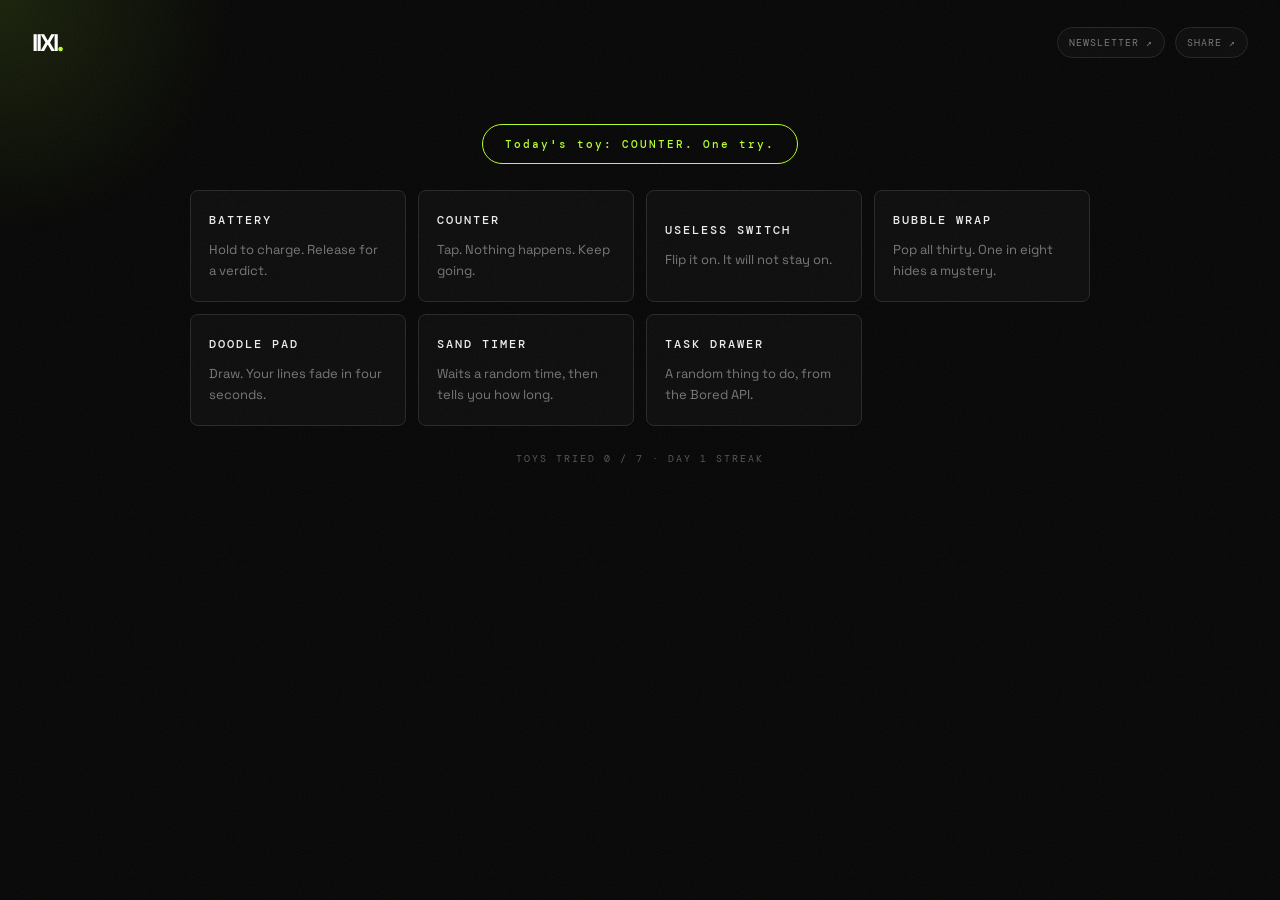
<file: index.html>
<!doctype html>
<html lang="en">
<head>
<meta charset="utf-8">
<meta name="viewport" content="width=device-width,initial-scale=1">
<meta name="theme-color" content="#070707">
<meta name="description" content="IIXI — a shelf of pointless little toys. Waste time responsibly.">
<link rel="icon" href="favicon.ico" sizes="any">
<link rel="icon" type="image/png" sizes="32x32" href="favicon-32.png">
<link rel="apple-touch-icon" href="favicon-180.png">
<title>IIXI — The Toy Box</title>
<style>
@import url('https://fonts.googleapis.com/css2?family=DM+Mono:wght@400;500&family=Space+Grotesk:wght@400;500;700&display=swap');
:root{--bg:#070707;--fg:#f4f2ec;--acid:#b4ff2c}
*{box-sizing:border-box}
html,body{width:100%;height:100%;margin:0}
body{overflow:hidden;background:var(--bg);color:var(--fg);font-family:"Space Grotesk",sans-serif}
button,input{font:inherit;cursor:pointer}
p{font-size:17px;color:#999;margin:0 auto 24px;max-width:640px;line-height:1.5}
.grain{position:fixed;inset:-50%;pointer-events:none;z-index:50;opacity:.05;background-image:url("data:image/svg+xml,%3Csvg xmlns='http://www.w3.org/2000/svg' width='180' height='180'%3E%3Cfilter id='n'%3E%3CfeTurbulence type='fractalNoise' baseFrequency='.85' numOctaves='4' stitchTiles='stitch'/%3E%3C/filter%3E%3Crect width='100%25' height='100%25' filter='url(%23n)'/%3E%3C/svg%3E");animation:noise .15s steps(2) infinite}
@keyframes noise{0%{transform:translate(0)}50%{transform:translate(-1%,2%)}100%{transform:translate(-2%,-2%)}}
.glow{position:fixed;width:520px;height:520px;border-radius:50%;pointer-events:none;transform:translate(-50%,-50%);background:radial-gradient(circle,rgba(180,255,44,.11),transparent 65%);z-index:0}
header{position:fixed;left:32px;right:32px;top:27px;display:flex;justify-content:space-between;align-items:center;z-index:20}
.hl,.hr{display:flex;align-items:center;gap:10px}
.logo{background:none;border:0;color:#fff;font-size:24px;font-weight:700;letter-spacing:-2px;padding:0}
.logo span{color:var(--acid)}
.tiny,.back{border:1px solid #252525;background:#0c0c0c;color:#777;border-radius:999px;padding:8px 11px;font:10px "DM Mono",monospace;letter-spacing:1px;text-decoration:none;transition:.2s}
.tiny:hover,.back:hover{color:#fff;border-color:#555}
.back{display:none}.back.show{display:inline-block}
.scene{position:absolute;left:0;right:0;top:100px;bottom:0;overflow-y:auto;padding:24px 20px 60px;text-align:center}
#toy{display:none}
.kicker{font:500 11px "DM Mono",monospace;letter-spacing:4px;color:#777;margin-bottom:18px}
h1{font-size:clamp(48px,8vw,110px);line-height:.9;letter-spacing:-.06em;margin:0 0 18px;font-weight:700}
h1 strong{color:var(--acid)}
.daily{display:block;margin:0 auto 26px;border:1px solid var(--acid);background:transparent;color:var(--acid);padding:12px 22px;border-radius:999px;font:500 11px "DM Mono",monospace;letter-spacing:2px}
.tiles{display:grid;grid-template-columns:repeat(auto-fill,minmax(190px,1fr));gap:12px;width:min(900px,92vw);margin:0 auto}
.tile{position:relative;text-align:left;border:1px solid #292929;background:#0d0d0d;color:#eee;padding:18px;min-height:112px;border-radius:8px;transition:.2s}
.tile:hover{border-color:var(--acid);transform:translateY(-2px)}
.tile strong{display:block;font:500 12px "DM Mono",monospace;letter-spacing:2px;margin-bottom:10px}
.tile span{color:#777;font-size:13px;line-height:1.4}
.tile b{position:absolute;right:12px;top:10px;color:var(--acid)}
.count{margin-top:26px;font:10px "DM Mono",monospace;letter-spacing:2px;color:#555}
.action{border:1px solid #393939;background:#111;color:#fff;border-radius:999px;padding:16px 23px 16px 27px;font:500 12px "DM Mono",monospace;letter-spacing:2px;transition:.2s}
.action:hover:not(:disabled){border-color:var(--acid)}
.action:disabled{opacity:.45;cursor:wait}
.action i{font-style:normal;font-size:16px;margin-left:22px}
#stage{display:flex;flex-direction:column;align-items:center;gap:18px;min-height:120px}
.mono{font:500 11px "DM Mono",monospace;letter-spacing:2px;color:#777}
.note{min-height:24px;font:12px "DM Mono",monospace;letter-spacing:1px;color:var(--acid);margin-top:18px}

/* battery */
.battery{display:flex;flex-direction:column;align-items:center;gap:10px}
.battery svg{width:300px;height:auto}
.pct{font-size:14px;color:var(--acid)}

/* switch */
.plate{position:relative;width:130px;height:200px;border-radius:14px;background:linear-gradient(#f4f1ea,#d9d4c7);box-shadow:inset 0 2px 3px #fff,0 6px 14px rgba(0,0,0,.45);cursor:pointer;margin:0 auto;user-select:none}
.lever{position:absolute;left:50%;top:50%;width:34px;height:60px;margin:-30px 0 0 -17px;border-radius:8px;background:linear-gradient(90deg,#8a8f96,#eceef0,#8a8f96);box-shadow:0 3px 5px rgba(0,0,0,.35);transition:transform .15s}
.plate.on .lever{transform:translateY(-44px)}
.hand{position:absolute;right:-64px;top:70px;font-size:44px;opacity:0;transform:translateX(20px);transition:opacity .2s,transform .3s}
.plate.hand-on .hand{opacity:1;transform:translateX(0)}

/* counter */
.tally{padding:18px 22px;border-radius:16px;background:linear-gradient(#2a2d31,#121417);box-shadow:0 10px 24px rgba(0,0,0,.5),inset 0 1px 0 rgba(255,255,255,.08)}
.win{font:700 56px/1 "DM Mono",monospace;letter-spacing:6px;color:#e8f7d0;background:#050505;padding:10px 16px;border-radius:6px;box-shadow:inset 0 3px 8px rgba(0,0,0,.9),0 1px 0 rgba(255,255,255,.1)}
.knob{width:120px;height:120px;border-radius:50%;border:0;color:#222;font:500 12px "DM Mono",monospace;letter-spacing:2px;background:radial-gradient(circle at 35% 30%,#fff,#c9ccd1 45%,#7d828a 85%);box-shadow:0 8px 16px rgba(0,0,0,.45),inset 0 -4px 8px rgba(0,0,0,.25);transition:transform .08s}
.knob:active{transform:translateY(3px) scale(.98)}

/* bubble wrap */
.sheet{display:grid;grid-template-columns:repeat(6,46px);gap:8px;justify-content:center;padding:18px;border-radius:12px;background:linear-gradient(135deg,#dbe9f3,#b5cadb);box-shadow:inset 0 0 22px rgba(255,255,255,.7),0 12px 30px rgba(0,0,0,.45)}
.bubble{width:46px;height:46px;padding:0;border:0;border-radius:50%;background:radial-gradient(circle at 32% 28%,#fff 0 4%,rgba(255,255,255,.55) 9%,rgba(230,240,248,.35) 22%,rgba(170,196,216,.45) 60%,rgba(120,150,175,.6) 100%);box-shadow:inset -4px -5px 7px rgba(60,90,115,.35),inset 3px 3px 5px rgba(255,255,255,.7),0 2px 3px rgba(40,70,95,.35);transition:transform .15s}
.bubble:hover{transform:scale(1.06)}
.bubble.pop{animation:pop .22s ease-out}
.bubble.popped{background:linear-gradient(135deg,#e7f0f7,#c7d8e5);box-shadow:inset 0 0 0 1px rgba(90,120,145,.35),inset 2px 2px 4px rgba(90,120,145,.25);transform:scale(.92)}
.bubble.mystery{box-shadow:0 0 0 3px #f5c542,0 0 16px rgba(245,197,66,.85)}
@keyframes pop{0%{transform:scale(1)}50%{transform:scale(1.22)}100%{transform:scale(.92)}}

/* sand timer */
.hourglass{width:190px;height:285px;transition:transform .7s cubic-bezier(.4,.1,.2,1);filter:drop-shadow(0 10px 14px rgba(0,0,0,.5))}

/* doodle pad */
.doodle{background:#f5f0e1;border-radius:4px;box-shadow:0 10px 26px rgba(0,0,0,.45);touch-action:none;max-width:100%}

/* index card */
.task{font:500 24px/1.35 "Space Grotesk",sans-serif;color:#222;background:#f3ecd9;padding:28px 30px;border-radius:4px;box-shadow:0 10px 30px rgba(0,0,0,.4);transform:rotate(-.6deg);max-width:620px;margin:0 auto}

.toast{position:fixed;left:50%;bottom:40px;transform:translate(-50%,15px);opacity:0;background:#f2f0ea;color:#080808;padding:10px 16px;border-radius:5px;font:10px "DM Mono",monospace;z-index:70;transition:.25s;pointer-events:none}
.toast.show{opacity:1;transform:translate(-50%,0)}
@media(max-width:700px){header{left:20px;right:20px;top:20px}.scene{top:90px}.tiles{grid-template-columns:1fr 1fr}.tiny,.back{padding:7px 8px;font-size:8px}.sheet{grid-template-columns:repeat(5,40px)}.bubble{width:40px;height:40px}.win{font-size:42px}.hourglass{width:160px;height:240px}}
</style>
</head>
<body>
<div class="grain"></div>
<div class="glow" id="glow"></div>
<header>
  <div class="hl"><button class="logo" id="logo" aria-label="Home">IIXI<span>.</span></button><button class="back" id="back">← BACK</button></div>
  <div class="hr"><a class="tiny" href="https://YOURNAME.substack.com" target="_blank" rel="noopener">NEWSLETTER ↗</a><button class="tiny" id="shareBtn">SHARE ↗</button></div>
</header>
<main class="scene">
  <section id="shelf">
    <button class="daily" id="daily"></button>
    <div class="tiles" id="tiles"></div>
    <div class="count" id="count"></div>
  </section>
  <section id="toy">
    <div class="kicker" id="kicker"></div>
    <h1 id="title"></h1>
    <p id="desc"></p>
    <div id="stage"></div>
    <div class="note" id="note"></div>
  </section>
</main>
<div class="toast" id="toast"></div>
<script>
const $=s=>document.querySelector(s);
const E={logo:$('#logo'),back:$('#back'),shelf:$('#shelf'),toy:$('#toy'),tiles:$('#tiles'),daily:$('#daily'),count:$('#count'),kicker:$('#kicker'),title:$('#title'),desc:$('#desc'),stage:$('#stage'),note:$('#note'),toast:$('#toast'),glow:$('#glow')};
const store={get:(k,d)=>{try{return localStorage.getItem(k)??d}catch(e){return d}},set:(k,v)=>{try{localStorage.setItem(k,v)}catch(e){}}};

const TASK_URL='https://bored-api.appbrewery.com/random';
const FALLBACK_TASKS=['Go outside and look at the sky for one minute.','Learn five words in a language you do not speak.','Text someone you have not talked to in a while.','Drink a glass of water, then stretch for one minute.'];
const DAILY_IDS=['battery','counter','bubbles'];
const MYSTERY=['It was empty. The mystery is that it was empty.','A tiny sticker inside says: keep going.','Nothing, but it sparkled for a second.','A rare bubble. You are now a bubble expert.','A secret note: this bubble was also bored.'];
const TOYS={
  battery:{h:'BATTERY',d:'Hold to charge. Release for a verdict.',b:battery},
  counter:{h:'COUNTER',d:'Tap. Nothing happens. Keep going.',b:counter},
  switch:{h:'USELESS SWITCH',d:'Flip it on. It will not stay on.',b:useless},
  bubbles:{h:'BUBBLE WRAP',d:'Pop all thirty. One in eight hides a mystery.',b:bubbles},
  doodle:{h:'DOODLE PAD',d:'Draw. Your lines fade in four seconds.',b:doodle},
  sand:{h:'SAND TIMER',d:'Waits a random time, then tells you how long.',b:sand},
  tasks:{h:'TASK DRAWER',d:'A random thing to do, from the Bored API.',b:tasks}
};

const dayNum=Math.floor(Date.now()/864e5);
const lastDay=Number(store.get('iixiLastDay',0));
let streak=Number(store.get('iixiStreak',1));
if(lastDay&&lastDay!==dayNum)streak=lastDay===dayNum-1?streak+1:1;
store.set('iixiLastDay',dayNum);
store.set('iixiStreak',streak);

let dailyRun=false,stops=[],toastTimer;
const dayKey=()=>new Date().toISOString().slice(0,10);
const dailyToy=()=>DAILY_IDS[dayNum%DAILY_IDS.length];
const loadDaily=()=>{try{return JSON.parse(store.get('iixiDaily','null'))}catch(e){return null}};
const loadTried=()=>{try{return JSON.parse(store.get('iixiTried','[]'))}catch(e){return []}};
const markTried=id=>{const t=loadTried();if(!t.includes(id)){t.push(id);store.set('iixiTried',JSON.stringify(t))}};
const rnd=n=>Math.floor(Math.random()*n);
const el=(tag,cls,html)=>{const x=document.createElement(tag);if(cls)x.className=cls;if(html!=null)x.innerHTML=html;return x};
const add=(...xs)=>xs.forEach(x=>E.stage.appendChild(x));
const onStop=f=>stops.push(f);
const stopAll=()=>{stops.forEach(f=>f());stops=[]};
const note=m=>{E.note.textContent=m};
function toast(m){E.toast.textContent=m;E.toast.classList.add('show');clearTimeout(toastTimer);toastTimer=setTimeout(()=>E.toast.classList.remove('show'),2200)}
function button(label,h){const b=el('button','action',`<span>${label}</span><i>↗</i>`);b.type='button';b.onclick=h;return b}

function home(){
  stopAll();dailyRun=false;
  E.toy.style.display='none';E.shelf.style.display='block';E.back.classList.remove('show');
  renderShelf();
}
function openToy(id,daily=false){
  stopAll();
  dailyRun=daily;
  const t=TOYS[id];
  E.shelf.style.display='none';E.toy.style.display='block';E.back.classList.add('show');
  E.kicker.textContent=daily?"TODAY'S TOY":'TOY';
  E.title.innerHTML=t.h;E.desc.textContent=t.d;
  E.stage.innerHTML='';note('');
  markTried(id);
  t.b(daily);
}
function done(label,value,joke){
  if(dailyRun){
    dailyRun=false;
    store.set('iixiDaily',JSON.stringify({day:dayKey(),label,value,joke}));
    showResult();
    return;
  }
  note(`${value}. ${joke}`);
}
function showResult(){
  stopAll();dailyRun=false;
  const r=loadDaily();
  E.shelf.style.display='none';E.toy.style.display='block';E.back.classList.add('show');
  E.kicker.textContent="TODAY'S TOY";
  E.title.innerHTML='Done for<br><strong>today.</strong>';
  E.desc.textContent=r?`${r.label}: ${r.value}. ${r.joke}`:'';
  E.stage.innerHTML='';
  add(button('SHARE RESULT',shareDaily));
  note('One try per day. Resets at midnight UTC.');
}
function openDaily(){
  const r=loadDaily();
  if(r&&r.day===dayKey()){showResult();return}
  openToy(dailyToy(),true);
}
async function shareDaily(){
  const r=loadDaily();if(!r)return;
  const text=`IIXI ${r.day}\n${r.label}: ${r.value}\n${r.joke}\nYour turn.`;
  try{
    if(navigator.share)await navigator.share({title:'IIXI — Today',text,url:location.href});
    else if(navigator.clipboard){await navigator.clipboard.writeText(`${text}\n${location.href}`);toast('Result copied.')}
    else toast('Copy is not supported here.');
  }catch(err){}
}
function renderShelf(){
  const tried=loadTried();
  E.tiles.innerHTML='';
  Object.entries(TOYS).forEach(([id,t])=>{
    const b=el('button','tile',`<strong>${t.h}</strong><span>${t.d}</span>${tried.includes(id)?'<b>✓</b>':''}`);
    b.onclick=()=>openToy(id);
    E.tiles.appendChild(b);
  });
  const r=loadDaily(),today=r&&r.day===dayKey();
  E.daily.textContent=today?`Today: ${r.label} ${r.value}. Tap to share.`:`Today's toy: ${TOYS[dailyToy()].h}. One try.`;
  E.count.textContent=`TOYS TRIED ${tried.length} / ${Object.keys(TOYS).length} · DAY ${streak} STREAK`;
}

function battery(daily){
  const wrap=el('div','battery','<svg viewBox="0 0 220 110"><defs><linearGradient id="bgrad" x1="0" x2="1"><stop offset="0" stop-color="#4f7a16"/><stop offset="1" stop-color="#b4ff2c"/></linearGradient></defs><rect x="8" y="8" width="184" height="94" rx="14" fill="#15171a" stroke="#8c949c" stroke-width="4"/><rect x="192" y="38" width="16" height="34" rx="4" fill="#8c949c"/><rect id="lvl" x="18" y="18" width="0" height="74" rx="8" fill="url(#bgrad)"/></svg><div class="pct">0%</div>');
  const lvl=wrap.querySelector('#lvl'),pct=wrap.querySelector('.pct');
  const btn=el('button','action','<span>HOLD</span><i>●</i>');btn.type='button';
  let t0=0,last=0,raf=0;
  const level=()=>t0?Math.min(100,Math.round((performance.now()-t0)/30)):last;
  const tick=()=>{const v=level();lvl.setAttribute('width',(v*1.64).toFixed(1));pct.textContent=v+'%';raf=requestAnimationFrame(tick)};
  tick();onStop(()=>cancelAnimationFrame(raf));
  btn.onpointerdown=e=>{if(t0)return;t0=performance.now();btn.setPointerCapture(e.pointerId)};
  btn.onpointerup=()=>{
    if(!t0)return;
    last=level();t0=0;
    done('BATTERY',`${last}% charge`,last<20?'Certified potato.':last<60?'Mildly electric.':last<100?'Suspiciously powerful.':'Full. Nobody asked.');
  };
  add(wrap,btn);
}
function counter(daily){
  let n=0,t0=0,iv=0;
  const win=el('div','win','0000'),sub=el('div','mono','TAP');
  const tally=el('div','tally');tally.appendChild(win);
  const btn=el('button','knob','TAP');btn.type='button';
  onStop(()=>clearInterval(iv));
  btn.onclick=()=>{
    if(daily){
      if(!t0){
        t0=Date.now();
        iv=setInterval(()=>{
          const s=(Date.now()-t0)/1000;
          sub.textContent=`${Math.max(0,10-s).toFixed(1)} s left`;
          if(s>=10){clearInterval(iv);done('COUNTER',`${n} taps in 10 s`,'Pointless and precise.')}
        },100);
      }
      if(Date.now()-t0>=10000)return;
    }
    n++;win.textContent=String(n).padStart(4,'0');
    if(!daily){
      if(n===10)note('Ten. Nothing happened.');
      else if(n===50)note('Fifty. Still nothing.');
      else if(n===100)note('A hundred. Impressive, for nothing.');
    }
  };
  add(tally,sub,btn);
}
function useless(){
  let on=false,t=0;
  onStop(()=>clearTimeout(t));
  const plate=el('div','plate','<div class="lever"></div><div class="hand">✋</div>');
  plate.onclick=()=>{
    if(on)return;
    on=true;plate.classList.add('on');
    note('It is on. For now.');
    t=setTimeout(()=>{
      on=false;plate.classList.remove('on');plate.classList.add('hand-on');
      note('A small hand turned it off. Nobody saw it.');
      setTimeout(()=>plate.classList.remove('hand-on'),900);
    },1500);
  };
  add(plate);
}
function bubbles(daily){
  const sheet=el('div','sheet');let popped=0,t0=0;
  for(let i=0;i<30;i++){
    const b=el('button','bubble');b.type='button';
    const mystery=rnd(8)===0;
    b.onclick=()=>{
      if(b.classList.contains('popped'))return;
      if(!t0)t0=Date.now();
      b.classList.add('popped','pop');popped++;
      if(mystery){b.classList.add('mystery');note(`Mystery bubble. ${MYSTERY[rnd(MYSTERY.length)]}`)}
      if(popped===30){
        const s=((Date.now()-t0)/1000).toFixed(1);
        if(daily)done('BUBBLES',`30 popped in ${s} s`,'Efficient. Pointless.');
        else{note(`All popped in ${s} s. Nothing gained.`);add(button('AGAIN',()=>openToy('bubbles')))}
      }
    };
    sheet.appendChild(b);
  }
  add(sheet);
}
function doodle(){
  const c=el('canvas','doodle');c.width=Math.min(640,innerWidth-40);c.height=300;c.style.width=c.width+'px';
  const ctx=c.getContext('2d');let strokes=[],cur=null,raf=0;
  const pt=e=>{const r=c.getBoundingClientRect();return{x:e.clientX-r.left,y:e.clientY-r.top,t:performance.now()}};
  c.onpointerdown=e=>{cur=[pt(e)];strokes.push(cur);c.setPointerCapture(e.pointerId)};
  c.onpointermove=e=>{if(cur)cur.push(pt(e))};
  c.onpointerup=()=>{cur=null};
  const frame=()=>{
    const now=performance.now();
    ctx.clearRect(0,0,c.width,c.height);
    strokes=strokes.filter(s=>now-s[s.length-1].t<4000);
    strokes.forEach(s=>{
      ctx.beginPath();
      s.forEach((p,i)=>i?ctx.lineTo(p.x,p.y):ctx.moveTo(p.x,p.y));
      ctx.strokeStyle=`rgba(40,40,40,${Math.max(0,1-(now-s[s.length-1].t)/3000)})`;
      ctx.lineWidth=2.5;ctx.lineCap='round';ctx.stroke();
    });
    raf=requestAnimationFrame(frame);
  };
  frame();onStop(()=>cancelAnimationFrame(raf));
  add(c);
}
function sand(){
  const svg=document.createElementNS('http://www.w3.org/2000/svg','svg');
  svg.setAttribute('viewBox','0 0 200 300');svg.setAttribute('class','hourglass');
  svg.innerHTML='<defs><clipPath id="glassclip"><path d="M30 20H170L100 150L170 280H30L100 150Z"/></clipPath><linearGradient id="shine" x1="0" x2="1"><stop offset="0" stop-color="#fff" stop-opacity=".55"/><stop offset=".45" stop-color="#fff" stop-opacity=".05"/><stop offset="1" stop-color="#fff" stop-opacity=".3"/></linearGradient></defs><g clip-path="url(#glassclip)"><rect id="sandTop" x="0" y="20" width="200" height="130" fill="#d8bd84"/><rect id="sandBot" x="0" y="280" width="200" height="0" fill="#d8bd84"/></g><line id="stream" x1="100" y1="150" x2="100" y2="150" stroke="#d8bd84" stroke-width="3" opacity="0"/><path d="M30 20H170L100 150L170 280H30L100 150Z" fill="url(#shine)" stroke="#9fb3bf" stroke-width="3" stroke-linejoin="round"/><rect x="18" y="8" width="164" height="12" rx="4" fill="#6b5a46"/><rect x="18" y="280" width="164" height="12" rx="4" fill="#6b5a46"/>';
  const topR=svg.querySelector('#sandTop'),botR=svg.querySelector('#sandBot'),stream=svg.querySelector('#stream');
  let rot=0,iv=0;
  const set=(p,running)=>{
    topR.setAttribute('y',(20+130*p).toFixed(1));topR.setAttribute('height',(130-130*p).toFixed(1));
    botR.setAttribute('y',(280-130*p).toFixed(1));botR.setAttribute('height',(130*p).toFixed(1));
    stream.setAttribute('y2',(280-130*p).toFixed(1));stream.setAttribute('opacity',running&&p<1?1:0);
  };
  set(0,false);
  const sub=el('div','mono','PRESS START'),btn=button('START',()=>{});
  onStop(()=>clearInterval(iv));
  btn.onclick=()=>{
    if(btn.dataset.s==='flip'){
      rot+=180;svg.style.transform=`rotate(${rot}deg)`;
      setTimeout(()=>set(0,false),720);
      btn.dataset.s='';btn.querySelector('span').textContent='START';
      sub.textContent='PRESS START';note('');
      return;
    }
    if(iv)return;
    btn.disabled=true;
    const len=4+rnd(11),t0=Date.now();
    iv=setInterval(()=>{
      const s=(Date.now()-t0)/1000;
      set(Math.min(1,s/len),s<len);
      sub.textContent=`${Math.min(s,len).toFixed(1)} s of ${len} s`;
      if(s>=len){
        clearInterval(iv);iv=0;
        btn.disabled=false;btn.dataset.s='flip';btn.querySelector('span').textContent='FLIP';
        note(`You waited ${len} seconds for nothing.`);
      }
    },50);
  };
  add(svg,sub,btn);
}
async function tasks(){
  const p=el('p','task','Finding something to do…');
  const get=async()=>{
    p.textContent='Finding something to do…';
    let t=null;
    try{
      const ctl=new AbortController(),to=setTimeout(()=>ctl.abort(),5000);
      const r=await fetch(TASK_URL,{signal:ctl.signal});
      clearTimeout(to);
      if(!r.ok)throw 0;
      t=(await r.json()).activity;
    }catch(e){}
    p.textContent=t||FALLBACK_TASKS[rnd(FALLBACK_TASKS.length)];
  };
  add(p,button('NEW TASK',()=>get()));
  await get();
}

E.logo.onclick=home;
E.back.onclick=home;
E.daily.onclick=openDaily;
$('#shareBtn').onclick=async()=>{
  try{
    if(navigator.share)await navigator.share({title:'IIXI — No Purpose',text:'Find something pointless on IIXI.',url:location.href});
    else{await navigator.clipboard.writeText(location.href);toast('Link copied.')}
  }catch(err){}
};
document.addEventListener('pointermove',e=>{E.glow.style.left=e.clientX+'px';E.glow.style.top=e.clientY+'px'},{passive:true});
document.addEventListener('keydown',e=>{
  if(e.key==='Escape'&&E.toy.style.display==='block')home();
});
home();
</script>
</body>
</html>
</file>
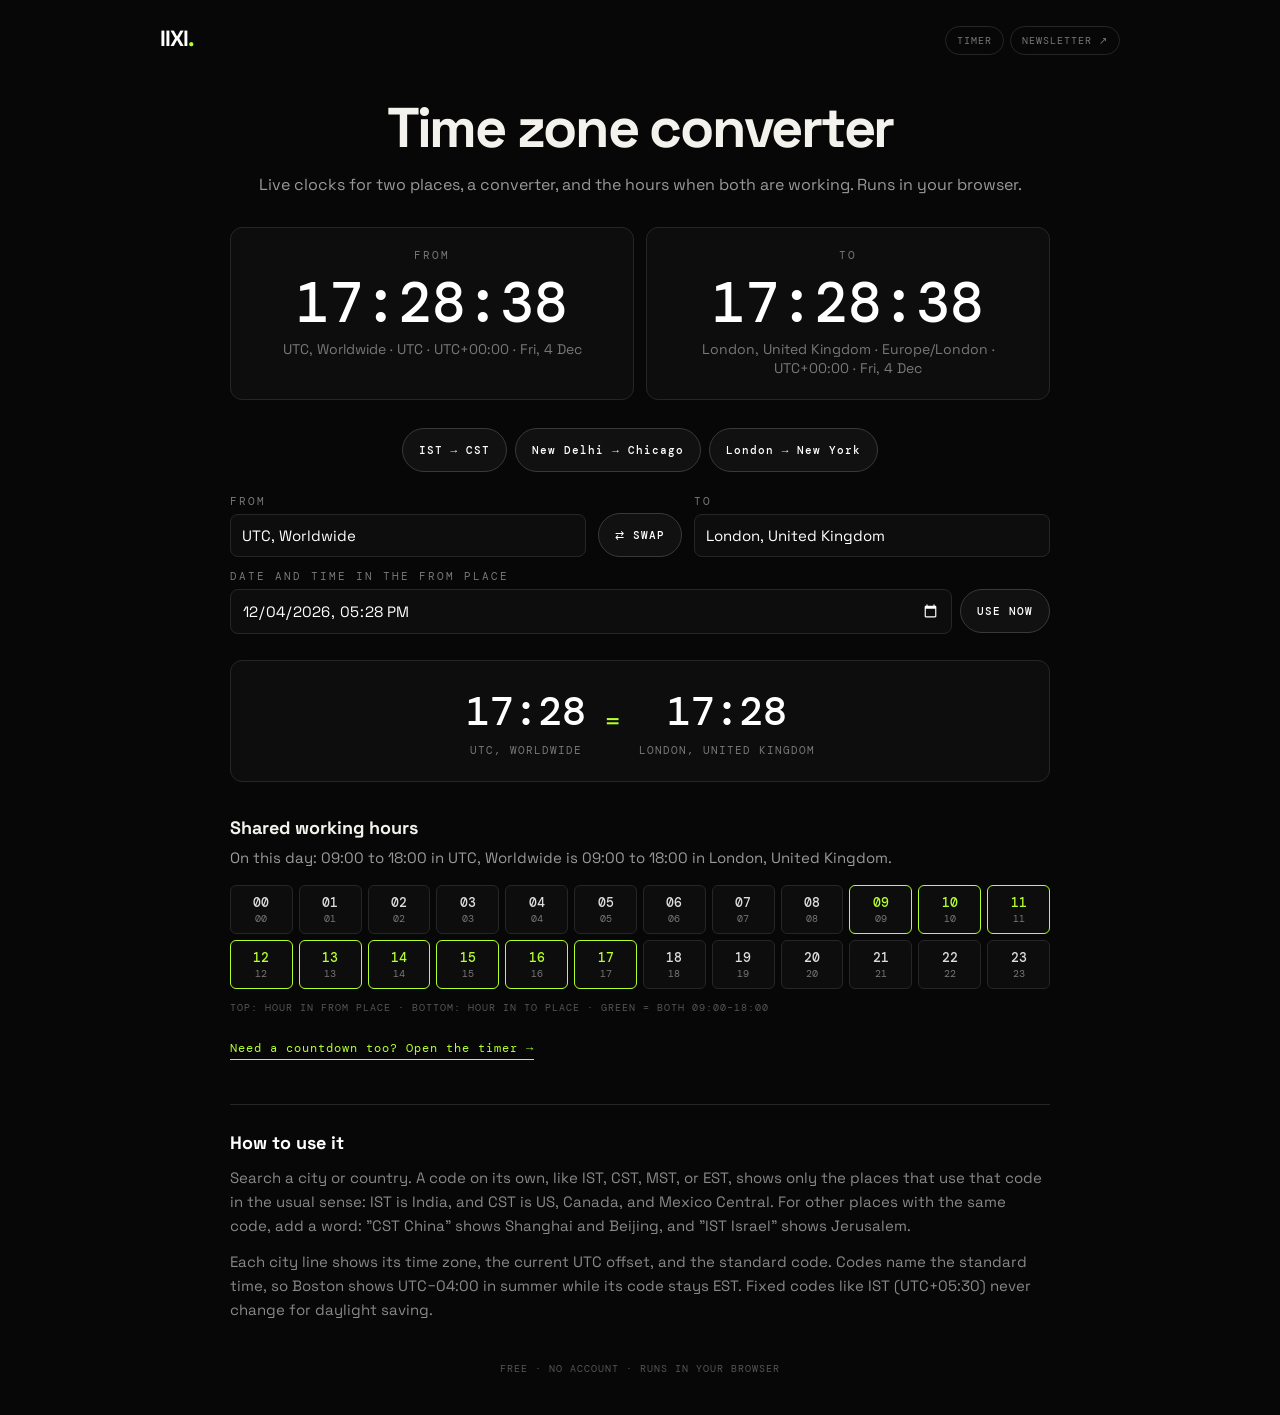
<file: time-zone/index.html>
<!doctype html>
<html lang="en">
<head>
<meta charset="utf-8">
<meta name="viewport" content="width=device-width,initial-scale=1">
<meta name="description" content="Free time zone converter with live clocks. Search a city or a code like IST, CST, or MST, convert a time between two places, and see the hours when both are working. Runs in your browser.">
<link rel="icon" href="../favicon.ico" sizes="any">
<link rel="icon" type="image/png" sizes="32x32" href="../favicon-32.png">
<link rel="apple-touch-icon" href="../favicon-180.png">
<title>Time zone converter · IIXI</title>
<style>
@import url('https://fonts.googleapis.com/css2?family=DM+Mono:wght@400;500&family=Space+Grotesk:wght@400;500;700&display=swap');
:root{--bg:#070707;--fg:#f4f2ec;--acid:#b4ff2c;--line:#262626}
*{box-sizing:border-box}
body{margin:0;min-height:100vh;background:var(--bg);color:var(--fg);font-family:"Space Grotesk",sans-serif;padding:24px 20px 40px;color-scheme:dark}
button,input{font:inherit}
header{display:flex;justify-content:space-between;align-items:center;max-width:960px;margin:0 auto 40px;flex-wrap:wrap;gap:12px}
.logo{font-weight:700;font-size:22px;letter-spacing:-1px;color:#fff;text-decoration:none}
.logo span{color:var(--acid)}
nav a{color:#777;font:10px "DM Mono",monospace;letter-spacing:1px;text-decoration:none;border:1px solid var(--line);border-radius:999px;padding:7px 11px;margin-left:6px}
nav a:hover{color:#fff;border-color:#555}
main{max-width:820px;margin:0 auto}
h1{font-size:clamp(34px,6vw,56px);letter-spacing:-.04em;margin:0 0 10px;text-align:center}
h2{font-size:18px;margin:34px 0 8px}
.lead{color:#999;font-size:16px;margin:0 0 30px;line-height:1.5;text-align:center}
.live{display:grid;grid-template-columns:1fr 1fr;gap:12px;margin:0 0 28px}
.card{border:1px solid var(--line);border-radius:12px;background:#0d0d0d;padding:20px;text-align:center}
.lbl{font:11px "DM Mono",monospace;letter-spacing:2px;color:#777;text-transform:uppercase}
.lt{font:500 clamp(34px,8vw,56px)/1.1 "DM Mono",monospace;color:#fff;margin:10px 0 6px;font-variant-numeric:tabular-nums}
.sub{color:#777;font-size:14px;line-height:1.4}
.pairs{display:flex;gap:8px;justify-content:center;flex-wrap:wrap;margin:0 0 22px}
.form{display:grid;grid-template-columns:1fr auto 1fr;gap:12px;align-items:end}
.pw{position:relative;display:flex;flex-direction:column;gap:6px}
.wide{grid-column:1/-1}
.search,.row input{background:#0d0d0d;border:1px solid var(--line);color:#fff;border-radius:8px;padding:11px;font-size:15px;width:100%}
.search:focus,.row input:focus{outline:none;border-color:var(--acid)}
.row{display:flex;gap:8px}
.row input{flex:1}
.hits{display:none;position:absolute;left:0;right:0;top:100%;margin-top:6px;background:#111;border:1px solid var(--line);border-radius:8px;z-index:5;max-height:320px;overflow:auto}
.hit{display:block;width:100%;text-align:left;background:none;border:0;color:#ddd;padding:11px 12px;font:13px "DM Mono",monospace;line-height:1.4;cursor:pointer;border-bottom:1px solid #1c1c1c}
.hit:last-child{border-bottom:0}
.hit:hover,.hit:focus{background:#1b1b1b;color:var(--acid);outline:none}
.none{padding:10px 12px;color:#777;font:12px "DM Mono",monospace;line-height:1.5}
.chip{border:1px solid #393939;background:#111;color:#fff;border-radius:999px;padding:12px 16px;font:500 11px "DM Mono",monospace;letter-spacing:1px;cursor:pointer;height:44px;white-space:nowrap}
.chip:hover{border-color:var(--acid);color:var(--acid)}
.result{display:flex;gap:18px;justify-content:center;align-items:center;flex-wrap:wrap;margin:26px 0 8px;padding:24px;border:1px solid var(--line);border-radius:12px;background:#0d0d0d}
.big{font:500 40px "DM Mono",monospace;color:#fff;text-align:center}
.big small{display:block;font:11px "DM Mono",monospace;color:#777;letter-spacing:1px;margin-top:6px;text-transform:uppercase}
.arrow{color:var(--acid);font-size:28px}
.overlap{color:#999;font-size:15px;line-height:1.5;margin:0 0 16px}
.grid{display:grid;grid-template-columns:repeat(12,1fr);gap:6px}
.cell{border:1px solid var(--line);border-radius:6px;padding:8px 0;background:#0d0d0d;font:11px "DM Mono",monospace;color:#555;text-align:center}
.cell b{display:block;color:#ddd;font-weight:500;font-size:13px}
.cell small{font-size:10px;color:#777}
.cell.ok{border-color:var(--acid)}
.cell.ok b{color:var(--acid)}
.legend{margin-top:12px;color:#555;font:10px "DM Mono",monospace;letter-spacing:1px}
.crosslink{display:inline-block;margin-top:26px;color:var(--acid);font:12px "DM Mono",monospace;letter-spacing:1px;text-decoration:none;border-bottom:1px solid var(--acid);padding-bottom:3px}
.tips{margin-top:44px;text-align:left;color:#888;font-size:15px;line-height:1.6;border-top:1px solid var(--line);padding-top:24px}
.tips h2{color:#fff;margin-top:0}
.tips p{margin:0 0 12px}
.tips p:last-child{margin:0}
footer{max-width:960px;margin:40px auto 0;color:#555;font:10px "DM Mono",monospace;letter-spacing:1px;text-align:center}
@media(max-width:700px){.form{grid-template-columns:1fr}.live{grid-template-columns:1fr}.grid{grid-template-columns:repeat(6,1fr)}.big{font-size:30px}}
</style>
</head>
<body>
<header>
  <a class="logo" href="../">IIXI<span>.</span></a>
  <nav><a href="../timer/">TIMER</a><a href="https://YOURNAME.substack.com" target="_blank" rel="noopener">NEWSLETTER ↗</a></nav>
</header>
<main>
  <h1>Time zone converter</h1>
  <p class="lead">Live clocks for two places, a converter, and the hours when both are working. Runs in your browser.</p>
  <div class="live">
    <div class="card"><div class="lbl">From</div><div class="lt" id="liveFrom">--:--:--</div><div class="sub" id="liveFromDate"></div></div>
    <div class="card"><div class="lbl">To</div><div class="lt" id="liveTo">--:--:--</div><div class="sub" id="liveToDate"></div></div>
  </div>
  <div class="pairs" id="pairs"></div>
  <div class="form">
    <div class="pw"><span class="lbl">From</span><input class="search" id="fromQ" placeholder="City or code, e.g. Boston or IST" autocomplete="off"><div class="hits" id="fromHits"></div></div>
    <button class="chip" id="swap" aria-label="Swap the two places">⇄ SWAP</button>
    <div class="pw"><span class="lbl">To</span><input class="search" id="toQ" placeholder="City or code, e.g. Chicago or CST" autocomplete="off"><div class="hits" id="toHits"></div></div>
    <div class="pw wide"><span class="lbl">Date and time in the From place</span><div class="row"><input id="when" type="datetime-local"><button class="chip" id="nowBtn">USE NOW</button></div></div>
  </div>
  <div class="result" id="result"></div>
  <h2>Shared working hours</h2>
  <p class="overlap" id="overlap"></p>
  <div class="grid" id="grid"></div>
  <div class="legend">TOP: HOUR IN FROM PLACE · BOTTOM: HOUR IN TO PLACE · GREEN = BOTH 09:00–18:00</div>
  <a class="crosslink" href="../timer/">Need a countdown too? Open the timer →</a>
  <section class="tips">
    <h2>How to use it</h2>
    <p>Search a city or country. A code on its own, like IST, CST, MST, or EST, shows only the places that use that code in the usual sense: IST is India, and CST is US, Canada, and Mexico Central. For other places with the same code, add a word: "CST China" shows Shanghai and Beijing, and "IST Israel" shows Jerusalem.</p>
    <p>Each city line shows its time zone, the current UTC offset, and the standard code. Codes name the standard time, so Boston shows UTC−04:00 in summer while its code stays EST. Fixed codes like IST (UTC+05:30) never change for daylight saving.</p>
  </section>
</main>
<footer>FREE · NO ACCOUNT · RUNS IN YOUR BROWSER</footer>
<script>
const $=s=>document.querySelector(s);
const pad=n=>String(n).padStart(2,'0');
const label=z=>z.replace(/_/g,' ').split('/').slice(-1)[0];
const fmts={};
const fmtOff=m=>{const s=m<0?'−':'+',a=Math.abs(m);return `UTC${s}${pad(Math.floor(a/60))}:${pad(a%60)}`};
const wordsOf=s=>s.toLowerCase().split(/[\s,\/_\-().']+/).filter(Boolean);

function wallParts(ts,p){
  if(p.off!=null){
    const d=new Date(ts+p.off*60000);
    return{y:d.getUTCFullYear(),m:d.getUTCMonth()+1,d:d.getUTCDate(),h:d.getUTCHours(),mi:d.getUTCMinutes()};
  }
  if(!fmts[p.z])fmts[p.z]=new Intl.DateTimeFormat('en-US',{timeZone:p.z,hourCycle:'h23',year:'numeric',month:'numeric',day:'numeric',hour:'numeric',minute:'numeric'});
  const q={};fmts[p.z].formatToParts(new Date(ts)).forEach(x=>{q[x.type]=x.value});
  return{y:+q.year,m:+q.month,d:+q.day,h:+q.hour,mi:+q.minute};
}
function fromWall(y,mo,d,h,mi,p){
  const want=Date.UTC(y,mo-1,d,h,mi);
  if(p.off!=null)return want-p.off*60000;
  let ts=want;
  for(let i=0;i<2;i++){const w=wallParts(ts,p);ts+=want-Date.UTC(w.y,w.m-1,w.d,w.h,w.mi)}
  return ts;
}
function offNow(p){
  if(p.off!=null)return fmtOff(p.off);
  const now=Date.now(),w=wallParts(now,p);
  return fmtOff(Math.round((Date.UTC(w.y,w.m-1,w.d,w.h,w.mi)-Math.floor(now/60000)*60000)/60000));
}

// Fixed offsets. Searching a code shows these with it.
const DIRECT=[
  ['IST',330,'India'],['CST',-360,'US Central, standard time'],['CST',480,'China','china'],
  ['EST',-300,'US Eastern, standard time'],['MST',-420,'US Mountain, standard time'],['PST',-480,'US Pacific, standard time'],
  ['AKST',-540,'Alaska'],['HST',-600,'Hawaii'],['UTC',0,'Coordinated Universal Time'],['GMT',0,'UK winter, West Africa'],
  ['WET',0,'Western Europe, standard time'],['CET',60,'Central Europe, standard time'],['EET',120,'Eastern Europe, standard time'],
  ['MSK',180,'Moscow'],['GST',240,'Gulf, UAE'],['PKT',300,'Pakistan'],['SGT',480,'Singapore'],['JST',540,'Japan'],
  ['KST',540,'Korea'],['AEST',600,'Eastern Australia, standard time'],['NZST',720,'New Zealand, standard time']
].map(([code,off,country,q])=>({n:`${code} (${fmtOff(off)})`,short:code,city:`${code} (${fmtOff(off)})`,code,off,country,q:q||'',text:`${code} ${country}`}));

// City|Country|Time zone|Standard code|Optional word that must be typed for an ambiguous code
const CITY_DATA=`
New York|United States|America/New_York|EST
Boston|United States|America/New_York|EST
Philadelphia|United States|America/New_York|EST
Washington|United States|America/New_York|EST
Baltimore|United States|America/New_York|EST
Pittsburgh|United States|America/New_York|EST
Newark|United States|America/New_York|EST
Hartford|United States|America/New_York|EST
Providence|United States|America/New_York|EST
Albany|United States|America/New_York|EST
Buffalo|United States|America/New_York|EST
Atlanta|United States|America/New_York|EST
Miami|United States|America/New_York|EST
Orlando|United States|America/New_York|EST
Tampa|United States|America/New_York|EST
Jacksonville|United States|America/New_York|EST
Charlotte|United States|America/New_York|EST
Raleigh|United States|America/New_York|EST
Richmond|United States|America/New_York|EST
Savannah|United States|America/New_York|EST
Charleston|United States|America/New_York|EST
Detroit|United States|America/Detroit|EST
Cleveland|United States|America/New_York|EST
Columbus|United States|America/New_York|EST
Cincinnati|United States|America/New_York|EST
Indianapolis|United States|America/Indiana/Indianapolis|EST
Louisville|United States|America/Kentucky/Louisville|EST
Toronto|Canada|America/Toronto|EST
Ottawa|Canada|America/Toronto|EST
Montreal|Canada|America/Montreal|EST
Quebec City|Canada|America/Toronto|EST
Halifax|Canada|America/Halifax|AST
St. John's|Canada|America/St_Johns|NST
Kingston|Jamaica|America/Jamaica|EST
Nassau|Bahamas|America/Nassau|EST
Panama City|Panama|America/Panama|EST
Cancun|Mexico|America/Cancun|EST
Chicago|United States|America/Chicago|CST
Dallas|United States|America/Chicago|CST
Houston|United States|America/Chicago|CST
Austin|United States|America/Chicago|CST
San Antonio|United States|America/Chicago|CST
Minneapolis|United States|America/Chicago|CST
St. Louis|United States|America/Chicago|CST
Kansas City|United States|America/Chicago|CST
New Orleans|United States|America/Chicago|CST
Nashville|United States|America/Chicago|CST
Memphis|United States|America/Chicago|CST
Birmingham|United States|America/Chicago|CST
Oklahoma City|United States|America/Chicago|CST
Tulsa|United States|America/Chicago|CST
Milwaukee|United States|America/Chicago|CST
Omaha|United States|America/Chicago|CST
Des Moines|United States|America/Chicago|CST
Little Rock|United States|America/Chicago|CST
Jackson|United States|America/Chicago|CST
Baton Rouge|United States|America/Chicago|CST
Madison|United States|America/Chicago|CST
Fargo|United States|America/Chicago|CST
Sioux Falls|United States|America/Chicago|CST
Winnipeg|Canada|America/Winnipeg|CST
Regina|Canada|America/Regina|CST
Saskatoon|Canada|America/Regina|CST
Mexico City|Mexico|America/Mexico_City|CST
Guadalajara|Mexico|America/Mexico_City|CST
Monterrey|Mexico|America/Monterrey|CST
Chihuahua|Mexico|America/Chihuahua|CST
Guatemala City|Guatemala|America/Guatemala|CST
San Salvador|El Salvador|America/El_Salvador|CST
Tegucigalpa|Honduras|America/Tegucigalpa|CST
Managua|Nicaragua|America/Managua|CST
San Jose|Costa Rica|America/Costa_Rica|CST
Havana|Cuba|America/Havana|CST
Shanghai|China|Asia/Shanghai|CST|china
Beijing|China|Asia/Shanghai|CST|china
Macau|China|Asia/Macau|CST|china
Taipei|Taiwan|Asia/Taipei|CST|taiwan
Denver|United States|America/Denver|MST
Salt Lake City|United States|America/Denver|MST
Albuquerque|United States|America/Denver|MST
Boise|United States|America/Boise|MST
Cheyenne|United States|America/Denver|MST
Colorado Springs|United States|America/Denver|MST
Billings|United States|America/Denver|MST
Santa Fe|United States|America/Denver|MST
Phoenix|United States|America/Phoenix|MST
Calgary|Canada|America/Edmonton|MST
Edmonton|Canada|America/Edmonton|MST
Hermosillo|Mexico|America/Hermosillo|MST
Mazatlan|Mexico|America/Mazatlan|MST
Los Angeles|United States|America/Los_Angeles|PST
San Francisco|United States|America/Los_Angeles|PST
San Diego|United States|America/Los_Angeles|PST
San Jose|United States|America/Los_Angeles|PST
Seattle|United States|America/Los_Angeles|PST
Portland|United States|America/Los_Angeles|PST
Sacramento|United States|America/Los_Angeles|PST
Las Vegas|United States|America/Los_Angeles|PST
Oakland|United States|America/Los_Angeles|PST
Spokane|United States|America/Los_Angeles|PST
Fresno|United States|America/Los_Angeles|PST
Reno|United States|America/Los_Angeles|PST
Vancouver|Canada|America/Vancouver|PST
Victoria|Canada|America/Vancouver|PST
Tijuana|Mexico|America/Tijuana|PST
Anchorage|United States|America/Anchorage|AKST
Honolulu|United States|Pacific/Honolulu|HST
Bogota|Colombia|America/Bogota|COT
Lima|Peru|America/Lima|PET
Quito|Ecuador|America/Guayaquil|ECT
Caracas|Venezuela|America/Caracas|VET
La Paz|Bolivia|America/La_Paz|BOT
Santiago|Chile|America/Santiago|CLT
Buenos Aires|Argentina|America/Argentina/Buenos_Aires|ART
Montevideo|Uruguay|America/Montevideo|UYT
Asuncion|Paraguay|America/Asuncion|PYT
Sao Paulo|Brazil|America/Sao_Paulo|BRT
Rio de Janeiro|Brazil|America/Sao_Paulo|BRT
Recife|Brazil|America/Recife|BRT
Manaus|Brazil|America/Manaus|AMT
Georgetown|Guyana|America/Guyana|GYT
Paramaribo|Suriname|America/Paramaribo|SRT
London|United Kingdom|Europe/London|GMT
Dublin|Ireland|Europe/Dublin|GMT
Reykjavik|Iceland|Atlantic/Reykjavik|GMT
Lisbon|Portugal|Europe/Lisbon|WET
Paris|France|Europe/Paris|CET
Brussels|Belgium|Europe/Brussels|CET
Amsterdam|Netherlands|Europe/Amsterdam|CET
Berlin|Germany|Europe/Berlin|CET
Munich|Germany|Europe/Berlin|CET
Frankfurt|Germany|Europe/Berlin|CET
Zurich|Switzerland|Europe/Zurich|CET
Vienna|Austria|Europe/Vienna|CET
Prague|Czechia|Europe/Prague|CET
Budapest|Hungary|Europe/Budapest|CET
Warsaw|Poland|Europe/Warsaw|CET
Rome|Italy|Europe/Rome|CET
Milan|Italy|Europe/Rome|CET
Madrid|Spain|Europe/Madrid|CET
Barcelona|Spain|Europe/Madrid|CET
Luxembourg|Luxembourg|Europe/Luxembourg|CET
Belgrade|Serbia|Europe/Belgrade|CET
Zagreb|Croatia|Europe/Zagreb|CET
Stockholm|Sweden|Europe/Stockholm|CET
Oslo|Norway|Europe/Oslo|CET
Copenhagen|Denmark|Europe/Copenhagen|CET
Athens|Greece|Europe/Athens|EET
Helsinki|Finland|Europe/Helsinki|EET
Bucharest|Romania|Europe/Bucharest|EET
Sofia|Bulgaria|Europe/Sofia|EET
Riga|Latvia|Europe/Riga|EET
Tallinn|Estonia|Europe/Tallinn|EET
Vilnius|Lithuania|Europe/Vilnius|EET
Kyiv|Ukraine|Europe/Kyiv|EET
Chisinau|Moldova|Europe/Chisinau|EET
Istanbul|Turkey|Europe/Istanbul|TRT
Moscow|Russia|Europe/Moscow|MSK
Minsk|Belarus|Europe/Minsk|MSK
Dubai|United Arab Emirates|Asia/Dubai|GST
Abu Dhabi|United Arab Emirates|Asia/Dubai|GST
Muscat|Oman|Asia/Muscat|GST
Riyadh|Saudi Arabia|Asia/Riyadh|AST
Jeddah|Saudi Arabia|Asia/Riyadh|AST
Doha|Qatar|Asia/Qatar|AST
Kuwait City|Kuwait|Asia/Kuwait|AST
Baghdad|Iraq|Asia/Baghdad|AST
Tehran|Iran|Asia/Tehran|IRST
Jerusalem|Israel|Asia/Jerusalem|IST|israel
Tel Aviv|Israel|Asia/Jerusalem|IST|israel
Beirut|Lebanon|Asia/Beirut|EET
Amman|Jordan|Asia/Amman|EET
Damascus|Syria|Asia/Damascus|EET
Baku|Azerbaijan|Asia/Baku|AZT
Tbilisi|Georgia|Asia/Tbilisi|GET
Yerevan|Armenia|Asia/Yerevan|AMT
Kabul|Afghanistan|Asia/Kabul|AFT
New Delhi|India|Asia/Kolkata|IST
Mumbai|India|Asia/Kolkata|IST
Kolkata|India|Asia/Kolkata|IST
Bengaluru|India|Asia/Kolkata|IST
Chennai|India|Asia/Kolkata|IST
Hyderabad|India|Asia/Kolkata|IST
Pune|India|Asia/Kolkata|IST
Ahmedabad|India|Asia/Kolkata|IST
Jaipur|India|Asia/Kolkata|IST
Karachi|Pakistan|Asia/Karachi|PKT
Lahore|Pakistan|Asia/Karachi|PKT
Islamabad|Pakistan|Asia/Karachi|PKT
Dhaka|Bangladesh|Asia/Dhaka|BDT
Kathmandu|Nepal|Asia/Kathmandu|NPT
Colombo|Sri Lanka|Asia/Colombo|SLST
Thimphu|Bhutan|Asia/Thimphu|BTT
Yangon|Myanmar|Asia/Yangon|MMT
Tokyo|Japan|Asia/Tokyo|JST
Osaka|Japan|Asia/Tokyo|JST
Seoul|South Korea|Asia/Seoul|KST
Pyongyang|North Korea|Asia/Pyongyang|KST
Hong Kong|China|Asia/Hong_Kong|HKT
Ulaanbaatar|Mongolia|Asia/Ulaanbaatar|ULAT
Almaty|Kazakhstan|Asia/Almaty|ALMT
Tashkent|Uzbekistan|Asia/Tashkent|UZT
Vladivostok|Russia|Asia/Vladivostok|VLAT
Novosibirsk|Russia|Asia/Novosibirsk|NOVT
Yekaterinburg|Russia|Asia/Yekaterinburg|YEKT
Singapore|Singapore|Asia/Singapore|SGT
Kuala Lumpur|Malaysia|Asia/Kuala_Lumpur|MYT
Bangkok|Thailand|Asia/Bangkok|ICT
Hanoi|Vietnam|Asia/Ho_Chi_Minh|ICT
Ho Chi Minh City|Vietnam|Asia/Ho_Chi_Minh|ICT
Phnom Penh|Cambodia|Asia/Phnom_Penh|ICT
Vientiane|Laos|Asia/Vientiane|ICT
Jakarta|Indonesia|Asia/Jakarta|WIB
Surabaya|Indonesia|Asia/Jakarta|WIB
Manila|Philippines|Asia/Manila|PHT
Cairo|Egypt|Africa/Cairo|EET
Tripoli|Libya|Africa/Tripoli|EET
Tunis|Tunisia|Africa/Tunis|CET
Algiers|Algeria|Africa/Algiers|CET
Casablanca|Morocco|Africa/Casablanca|WET
Lagos|Nigeria|Africa/Lagos|WAT
Abuja|Nigeria|Africa/Lagos|WAT
Kinshasa|DR Congo|Africa/Kinshasa|WAT
Luanda|Angola|Africa/Luanda|WAT
Accra|Ghana|Africa/Accra|GMT
Abidjan|Ivory Coast|Africa/Abidjan|GMT
Dakar|Senegal|Africa/Dakar|GMT
Nairobi|Kenya|Africa/Nairobi|EAT
Addis Ababa|Ethiopia|Africa/Addis_Ababa|EAT
Dar es Salaam|Tanzania|Africa/Dar_es_Salaam|EAT
Kampala|Uganda|Africa/Kampala|EAT
Mogadishu|Somalia|Africa/Mogadishu|EAT
Kigali|Rwanda|Africa/Kigali|CAT
Khartoum|Sudan|Africa/Khartoum|CAT
Johannesburg|South Africa|Africa/Johannesburg|SAST
Cape Town|South Africa|Africa/Johannesburg|SAST
Durban|South Africa|Africa/Johannesburg|SAST
Maputo|Mozambique|Africa/Maputo|CAT
Harare|Zimbabwe|Africa/Harare|CAT
Lusaka|Zambia|Africa/Lusaka|CAT
Windhoek|Namibia|Africa/Windhoek|CAT
Antananarivo|Madagascar|Indian/Antananarivo|EAT
Port Louis|Mauritius|Indian/Mauritius|MUT
Sydney|Australia|Australia/Sydney|AEST
Melbourne|Australia|Australia/Melbourne|AEST
Brisbane|Australia|Australia/Brisbane|AEST
Canberra|Australia|Australia/Sydney|AEST
Hobart|Australia|Australia/Hobart|AEST
Adelaide|Australia|Australia/Adelaide|ACST
Darwin|Australia|Australia/Darwin|ACST
Perth|Australia|Australia/Perth|AWST
Auckland|New Zealand|Pacific/Auckland|NZST
Wellington|New Zealand|Pacific/Auckland|NZST
Christchurch|New Zealand|Pacific/Auckland|NZST
Suva|Fiji|Pacific/Fiji|FJT
Port Moresby|Papua New Guinea|Pacific/Port_Moresby|PGT
Guam|Guam|Pacific/Guam|ChST
UTC|Worldwide|UTC|UTC
`;
const CURATED=CITY_DATA.trim().split('\n').map(line=>{
  const [city,country,z,code,q]=line.split('|').map(s=>s.trim());
  return{n:`${city}, ${country}`,short:city,city,country,z,code,q:q||'',text:`${city} ${country}`,zt:z.replace(/[_\/]/g,' ')};
});

let zones=(typeof Intl.supportedValuesOf==='function')?Intl.supportedValuesOf('timeZone'):[];
if(!zones.length)zones=['UTC','Europe/London','Europe/Paris','America/New_York','America/Chicago','America/Los_Angeles','Asia/Dubai','Asia/Kolkata','Asia/Singapore','Asia/Tokyo','Australia/Sydney'];
const mine=Intl.DateTimeFormat().resolvedOptions().timeZone||'UTC';
if(!zones.includes(mine))zones=[mine,...zones];

// Every other IANA time zone name, so cities without a curated entry still appear by name.
const curatedZones=new Set(CURATED.map(c=>c.z));
const GENERIC=zones.filter(z=>!curatedZones.has(z)).map(z=>{
  const region=z.split('/')[0].replace(/_/g,' ');
  return{n:`${label(z)}, ${region}`,short:label(z),city:label(z),country:region,z,code:'',q:'',text:`${label(z)} ${region}`,zt:z.replace(/[_\/]/g,' ')};
});

const ALL=[...DIRECT,...CURATED,...GENERIC];
ALL.forEach(c=>{c.words=wordsOf(c.text);c.zwords=wordsOf(c.zt||'')});
const CODES=new Set(ALL.filter(c=>c.code).map(c=>c.code.toLowerCase()));

// A single code (IST, CST, MST) returns only places that use that code without a qualifier.
// Other words must match a city, country, or zone name, so "CST China" finds Shanghai.
function search(q){
  const tokens=q.toLowerCase().split(/[\s,]+/).filter(Boolean);
  if(!tokens.length)return[];
  const satisfies=(t,c,ws)=>(c.code&&t===c.code.toLowerCase()&&(!c.q||tokens.includes(c.q)))||ws.some(w=>w.startsWith(t));
  if(tokens.length===1&&CODES.has(tokens[0])){
    return ALL.filter(c=>c.code&&c.code.toLowerCase()===tokens[0]&&!c.q).slice(0,40);
  }
  // City and country names first; zone names only when nothing else matches.
  let hits=ALL.filter(c=>tokens.every(t=>satisfies(t,c,c.words)));
  if(!hits.length)hits=ALL.filter(c=>tokens.every(t=>satisfies(t,c,c.zwords)));
  return hits.slice(0,40);
}
const lineOf=c=>c.off!=null
  ?`${c.code} (${fmtOff(c.off)}) — ${c.country}, fixed offset`
  :`${c.city}, ${c.country} — ${c.z} (${offNow(c)})${c.code?' · '+c.code:''}`;

const placeOf=z=>CURATED.find(c=>c.z===z)||GENERIC.find(c=>c.z===z)||{n:label(z),short:label(z),z,code:'',q:'',words:[],zwords:[]};
const zone={from:placeOf(mine),to:placeOf(mine==='UTC'?'Europe/London':'UTC')};
const when=$('#when');

function convert(){
  const from=zone.from,to=zone.to;
  if(!when.value)return;
  const [dp,tp]=when.value.split('T');
  const [y,mo,d]=dp.split('-').map(Number);
  const [h,mi]=tp.split(':').map(Number);
  const w=wallParts(fromWall(y,mo,d,h,mi,from),to);
  const sameDay=w.y===y&&w.m===mo&&w.d===d;
  $('#result').innerHTML=`<div class="big">${pad(h)}:${pad(mi)}<small>${from.n}</small></div><div class="arrow">=</div><div class="big">${pad(w.h)}:${pad(w.mi)}<small>${to.n}${sameDay?'':' · other day'}</small></div>`;
  const hours=[];
  for(let x=0;x<24;x++){
    const wt=wallParts(fromWall(y,mo,d,x,0,from),to).h;
    hours.push({x,wt,ok:x>=9&&x<18&&wt>=9&&wt<18});
  }
  const ok=hours.filter(o=>o.ok);
  $('#overlap').textContent=ok.length
    ?`On this day: ${pad(ok[0].x)}:00 to ${pad(ok[ok.length-1].x+1)}:00 in ${from.n} is ${pad(ok[0].wt)}:00 to ${pad(ok[ok.length-1].wt+1)}:00 in ${to.n}.`
    :'No shared 09:00 to 18:00 hours on this day.';
  const grid=$('#grid');grid.innerHTML='';
  hours.forEach(o=>{
    const c=document.createElement('div');
    c.className='cell'+(o.ok?' ok':'');
    c.innerHTML=`<b>${pad(o.x)}</b><small>${pad(o.wt)}</small>`;
    grid.appendChild(c);
  });
}
function setZone(side,p){
  zone[side]=p;
  $('#'+side+'Q').value=p.n;
  convert();tickLive();
}
function picker(side){
  const input=$('#'+side+'Q'),hits=$('#'+side+'Hits');
  const pick=p=>{hits.style.display='none';input.blur();setZone(side,p)};
  const show=q=>{
    hits.innerHTML='';
    if(!q.trim()){hits.style.display='none';return}
    const m=search(q);
    if(!m.length){
      hits.innerHTML='<div class="none">No match. Try a city or country, or a code such as IST, CST, MST, EST, or GMT.</div>';
    }else m.forEach(p=>{
      const b=document.createElement('button');
      b.type='button';b.className='hit';b.p=p;
      b.textContent=lineOf(p);
      b.onmousedown=e=>{e.preventDefault();pick(p)};
      hits.appendChild(b);
    });
    hits.style.display='block';
  };
  input.value=zone[side].n;
  input.onfocus=()=>input.select();
  input.oninput=()=>show(input.value);
  input.onkeydown=e=>{
    if(e.key==='Enter'){const f=hits.querySelector('.hit');if(f){e.preventDefault();pick(f.p)}}
    if(e.key==='Escape'){hits.style.display='none';input.blur()}
  };
  input.onblur=()=>{hits.style.display='none';input.value=zone[side].n};
}
function tickLive(){
  const now=Date.now(),sec=new Date(now).getUTCSeconds();
  [['from','liveFrom','liveFromDate'],['to','liveTo','liveToDate']].forEach(([side,t,dEl])=>{
    const p=zone[side],w=wallParts(now,p);
    $('#'+t).textContent=`${pad(w.h)}:${pad(w.mi)}:${pad(sec)}`;
    const day=new Date(Date.UTC(w.y,w.m-1,w.d)).toLocaleDateString('en-GB',{weekday:'short',day:'numeric',month:'short',timeZone:'UTC'});
    $('#'+dEl).textContent=`${p.n} · ${p.z||'fixed offset'} · ${offNow(p)} · ${day}`;
  });
}
function setNow(){
  const w=wallParts(Date.now(),zone.from);
  when.value=`${w.y}-${pad(w.m)}-${pad(w.d)}T${pad(w.h)}:${pad(w.mi)}`;
  convert();
}

const pairList=[
  [DIRECT.find(d=>d.code==='IST'),DIRECT.find(d=>d.code==='CST'&&!d.q)],
  [placeOf('Asia/Kolkata'),placeOf('America/Chicago')],
  [placeOf('Europe/London'),placeOf('America/New_York')]
];
pairList.forEach(([a,b])=>{
  const c=document.createElement('button');
  c.type='button';c.className='chip';
  c.textContent=`${a.short} → ${b.short}`;
  c.onclick=()=>{setZone('from',a);setZone('to',b)};
  $('#pairs').appendChild(c);
});
picker('from');
picker('to');
$('#swap').onclick=()=>{const t=zone.from;setZone('from',zone.to);setZone('to',t)};
$('#nowBtn').onclick=setNow;
when.addEventListener('change',convert);
setNow();
tickLive();
setInterval(tickLive,250);
</script>
</body>
</html>
</file>
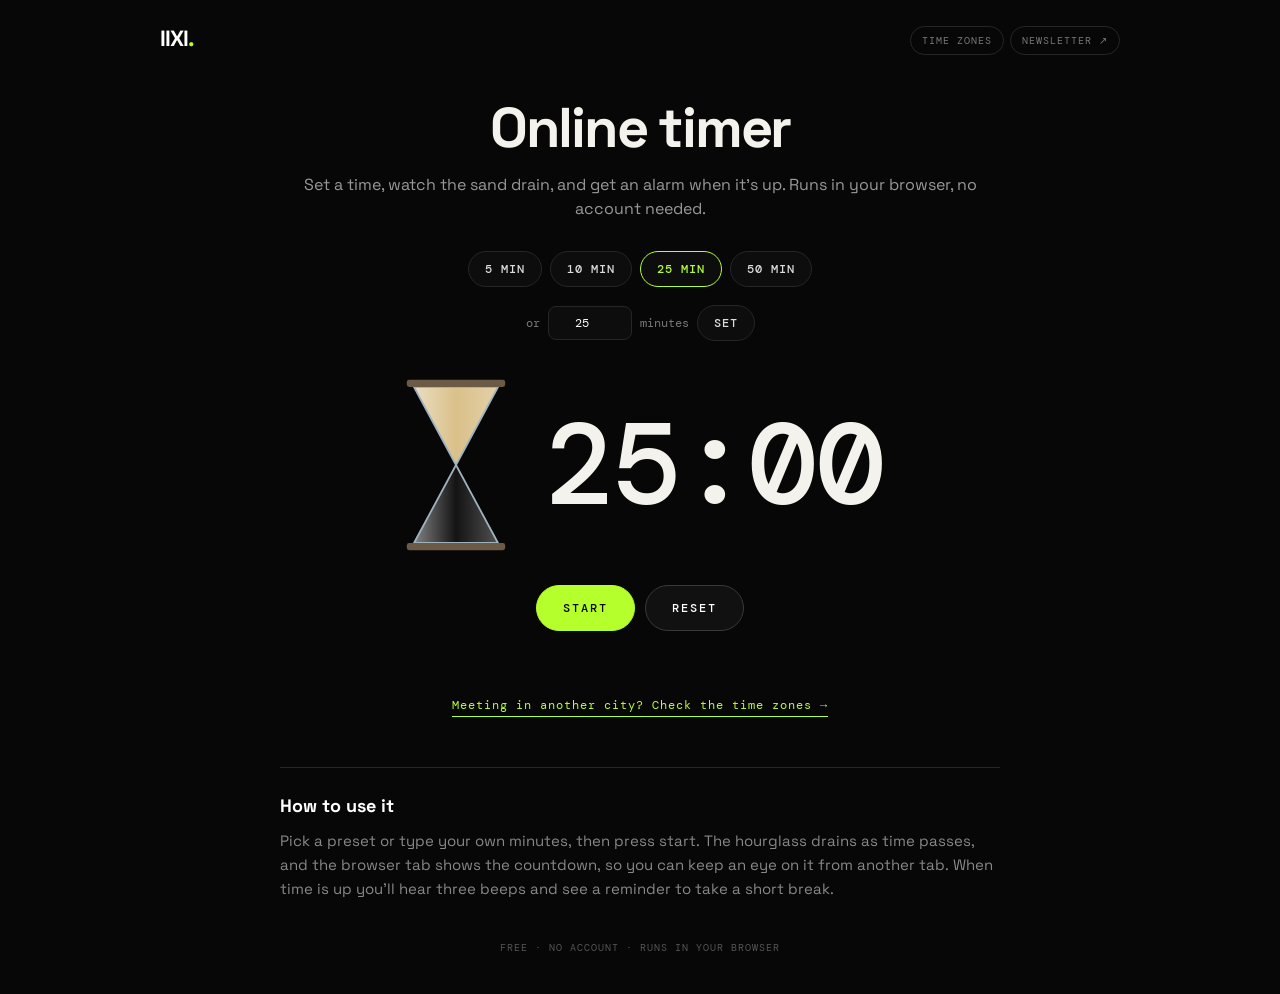
<file: timer/index.html>
<!doctype html>
<html lang="en">
<head>
<meta charset="utf-8">
<meta name="viewport" content="width=device-width,initial-scale=1">
<meta name="description" content="Free online timer with an hourglass view. Set minutes, watch the sand drain, and get an alarm when time is up. Runs in your browser, no account needed.">
<link rel="icon" href="../favicon.ico" sizes="any">
<link rel="icon" type="image/png" sizes="32x32" href="../favicon-32.png">
<link rel="apple-touch-icon" href="../favicon-180.png">
<title>Online timer with hourglass · IIXI</title>
<style>
@import url('https://fonts.googleapis.com/css2?family=DM+Mono:wght@400;500&family=Space+Grotesk:wght@400;500;700&display=swap');
:root{--bg:#070707;--fg:#f4f2ec;--acid:#b4ff2c;--line:#262626}
*{box-sizing:border-box}
body{margin:0;min-height:100vh;background:var(--bg);color:var(--fg);font-family:"Space Grotesk",sans-serif;padding:24px 20px 40px;color-scheme:dark}
button,input{font:inherit}
header{display:flex;justify-content:space-between;align-items:center;max-width:960px;margin:0 auto 40px;flex-wrap:wrap;gap:12px}
.logo{font-weight:700;font-size:22px;letter-spacing:-1px;color:#fff;text-decoration:none}
.logo span{color:var(--acid)}
nav a{color:#777;font:10px "DM Mono",monospace;letter-spacing:1px;text-decoration:none;border:1px solid var(--line);border-radius:999px;padding:7px 11px;margin-left:6px}
nav a:hover{color:#fff;border-color:#555}
main{max-width:720px;margin:0 auto;text-align:center}
h1{font-size:clamp(34px,6vw,56px);letter-spacing:-.04em;margin:0 0 10px}
.lead{color:#999;font-size:16px;margin:0 0 30px;line-height:1.5}
.presets{display:flex;gap:8px;justify-content:center;flex-wrap:wrap;margin-bottom:18px}
.chip{border:1px solid var(--line);background:#0d0d0d;color:#ddd;border-radius:999px;padding:9px 16px;font:500 12px "DM Mono",monospace;letter-spacing:1px;cursor:pointer}
.chip:hover,.chip.on{border-color:var(--acid);color:var(--acid)}
.custom{display:flex;gap:8px;justify-content:center;align-items:center;margin-bottom:34px;color:#777;font:12px "DM Mono",monospace;flex-wrap:wrap}
.custom input{width:84px;background:#0d0d0d;border:1px solid var(--line);color:#fff;border-radius:8px;padding:8px;text-align:center}
.face{display:flex;align-items:center;justify-content:center;gap:28px;flex-wrap:wrap}
.hg{width:120px;height:180px}
.clock{font:500 clamp(56px,13vw,116px)/1 "DM Mono",monospace;letter-spacing:-2px;font-variant-numeric:tabular-nums}
.actions{display:flex;gap:10px;justify-content:center;margin:30px 0 18px}
.primary,.ghost{border-radius:999px;padding:14px 26px;font:500 12px "DM Mono",monospace;letter-spacing:2px;cursor:pointer}
.primary{border:1px solid var(--acid);background:var(--acid);color:#050505}
.ghost{border:1px solid #393939;background:#111;color:#fff}
.msg{min-height:26px;color:var(--acid);font:13px "DM Mono",monospace;letter-spacing:1px}
.crosslink{display:inline-block;margin-top:22px;color:var(--acid);font:12px "DM Mono",monospace;letter-spacing:1px;text-decoration:none;border-bottom:1px solid var(--acid);padding-bottom:3px}
.tips{margin-top:50px;text-align:left;color:#888;font-size:15px;line-height:1.6;border-top:1px solid var(--line);padding-top:24px}
.tips h2{color:#fff;font-size:18px;margin:0 0 8px}
.tips p{margin:0}
footer{max-width:960px;margin:40px auto 0;color:#555;font:10px "DM Mono",monospace;letter-spacing:1px;text-align:center}
</style>
</head>
<body>
<header>
  <a class="logo" href="../">IIXI<span>.</span></a>
  <nav><a href="../time-zone/">TIME ZONES</a><a href="https://YOURNAME.substack.com" target="_blank" rel="noopener">NEWSLETTER ↗</a></nav>
</header>
<main>
  <h1>Online timer</h1>
  <p class="lead">Set a time, watch the sand drain, and get an alarm when it's up. Runs in your browser, no account needed.</p>
  <div class="presets" id="presets"></div>
  <div class="custom"><span>or</span><input id="mins" type="number" min="1" max="600" value="25"><span>minutes</span><button class="chip" id="setCustom">SET</button></div>
  <div class="face">
    <svg class="hg" viewBox="0 0 200 300" aria-hidden="true">
      <defs>
        <clipPath id="gc"><path d="M30 20H170L100 150L170 280H30L100 150Z"/></clipPath>
        <linearGradient id="sh" x1="0" x2="1"><stop offset="0" stop-color="#fff" stop-opacity=".5"/><stop offset=".5" stop-color="#fff" stop-opacity=".05"/><stop offset="1" stop-color="#fff" stop-opacity=".3"/></linearGradient>
      </defs>
      <g clip-path="url(#gc)"><rect id="sandT" x="0" y="20" width="200" height="130" fill="#d8bd84"/><rect id="sandB" x="0" y="280" width="200" height="0" fill="#d8bd84"/></g>
      <path d="M30 20H170L100 150L170 280H30L100 150Z" fill="url(#sh)" stroke="#9fb3bf" stroke-width="3" stroke-linejoin="round"/>
      <rect x="18" y="8" width="164" height="12" rx="4" fill="#6b5a46"/>
      <rect x="18" y="280" width="164" height="12" rx="4" fill="#6b5a46"/>
    </svg>
    <div class="clock" id="clock">25:00</div>
  </div>
  <div class="actions"><button class="primary" id="go">START</button><button class="ghost" id="reset">RESET</button></div>
  <div class="msg" id="msg"></div>
  <a class="crosslink" href="../time-zone/">Meeting in another city? Check the time zones →</a>
  <section class="tips">
    <h2>How to use it</h2>
    <p>Pick a preset or type your own minutes, then press start. The hourglass drains as time passes, and the browser tab shows the countdown, so you can keep an eye on it from another tab. When time is up you'll hear three beeps and see a reminder to take a short break.</p>
  </section>
</main>
<footer>FREE · NO ACCOUNT · RUNS IN YOUR BROWSER</footer>
<script>
const $=s=>document.querySelector(s);
const PRESETS=[5,10,25,50];
const pad=n=>String(n).padStart(2,'0');
const clockEl=$('#clock'),msgEl=$('#msg'),goBtn=$('#go'),sandT=$('#sandT'),sandB=$('#sandB');
let totalS=25*60,secs=totalS,endAt=0,timerId=0,running=false,ac=null;

function fmt(s){const h=Math.floor(s/3600),m=Math.floor(s%3600/60),r=s%60;return h?`${h}:${pad(m)}:${pad(r)}`:`${pad(m)}:${pad(r)}`}
function draw(){
  clockEl.textContent=fmt(secs);
  const p=1-secs/totalS;
  sandT.setAttribute('y',(20+130*p).toFixed(1));sandT.setAttribute('height',(130-130*p).toFixed(1));
  sandB.setAttribute('y',(280-130*p).toFixed(1));sandB.setAttribute('height',(130*p).toFixed(1));
  document.title=(running||secs<totalS)?`${fmt(secs)} · Online timer`:'Online timer with hourglass · IIXI';
}
function tick(){
  secs=Math.max(0,Math.ceil((endAt-Date.now())/1000));
  draw();
  if(secs<=0)finish();
}
function finish(){
  clearInterval(timerId);running=false;goBtn.textContent='START';
  msgEl.textContent="Time's up. Take a short break, then start again when you're ready.";
  beep();
  if(navigator.vibrate)navigator.vibrate([200,100,200]);
}
function audio(){try{ac=ac||new(window.AudioContext||window.webkitAudioContext)();if(ac.state==='suspended')ac.resume()}catch(e){}}
function beep(){
  if(!ac)return;
  [0,.45,.9].forEach(t=>{
    const o=ac.createOscillator(),g=ac.createGain(),s=ac.currentTime+t;
    o.frequency.value=880;
    g.gain.setValueAtTime(.0001,s);g.gain.exponentialRampToValueAtTime(.3,s+.02);g.gain.exponentialRampToValueAtTime(.0001,s+.3);
    o.connect(g);g.connect(ac.destination);o.start(s);o.stop(s+.32);
  });
}
function setMinutes(m){
  clearInterval(timerId);running=false;
  totalS=secs=Math.max(1,Math.min(600,m))*60;
  goBtn.textContent='START';msgEl.textContent='';
  document.querySelectorAll('.chip[data-m]').forEach(c=>c.classList.toggle('on',+c.dataset.m===m));
  draw();
}

PRESETS.forEach(m=>{
  const b=document.createElement('button');
  b.className='chip';b.dataset.m=m;b.textContent=`${m} MIN`;
  b.onclick=()=>{$('#mins').value=m;setMinutes(m)};
  $('#presets').appendChild(b);
});
$('#setCustom').onclick=()=>setMinutes(+$('#mins').value||25);
goBtn.onclick=()=>{
  audio();
  if(running){clearInterval(timerId);running=false;goBtn.textContent='RESUME';msgEl.textContent='Paused.';return}
  if(secs<=0)secs=totalS;
  endAt=Date.now()+secs*1000;running=true;goBtn.textContent='PAUSE';msgEl.textContent='';
  clearInterval(timerId);timerId=setInterval(tick,250);tick();
};
$('#reset').onclick=()=>setMinutes(totalS/60);
setMinutes(25);
</script>
</body>
</html>
</file>
